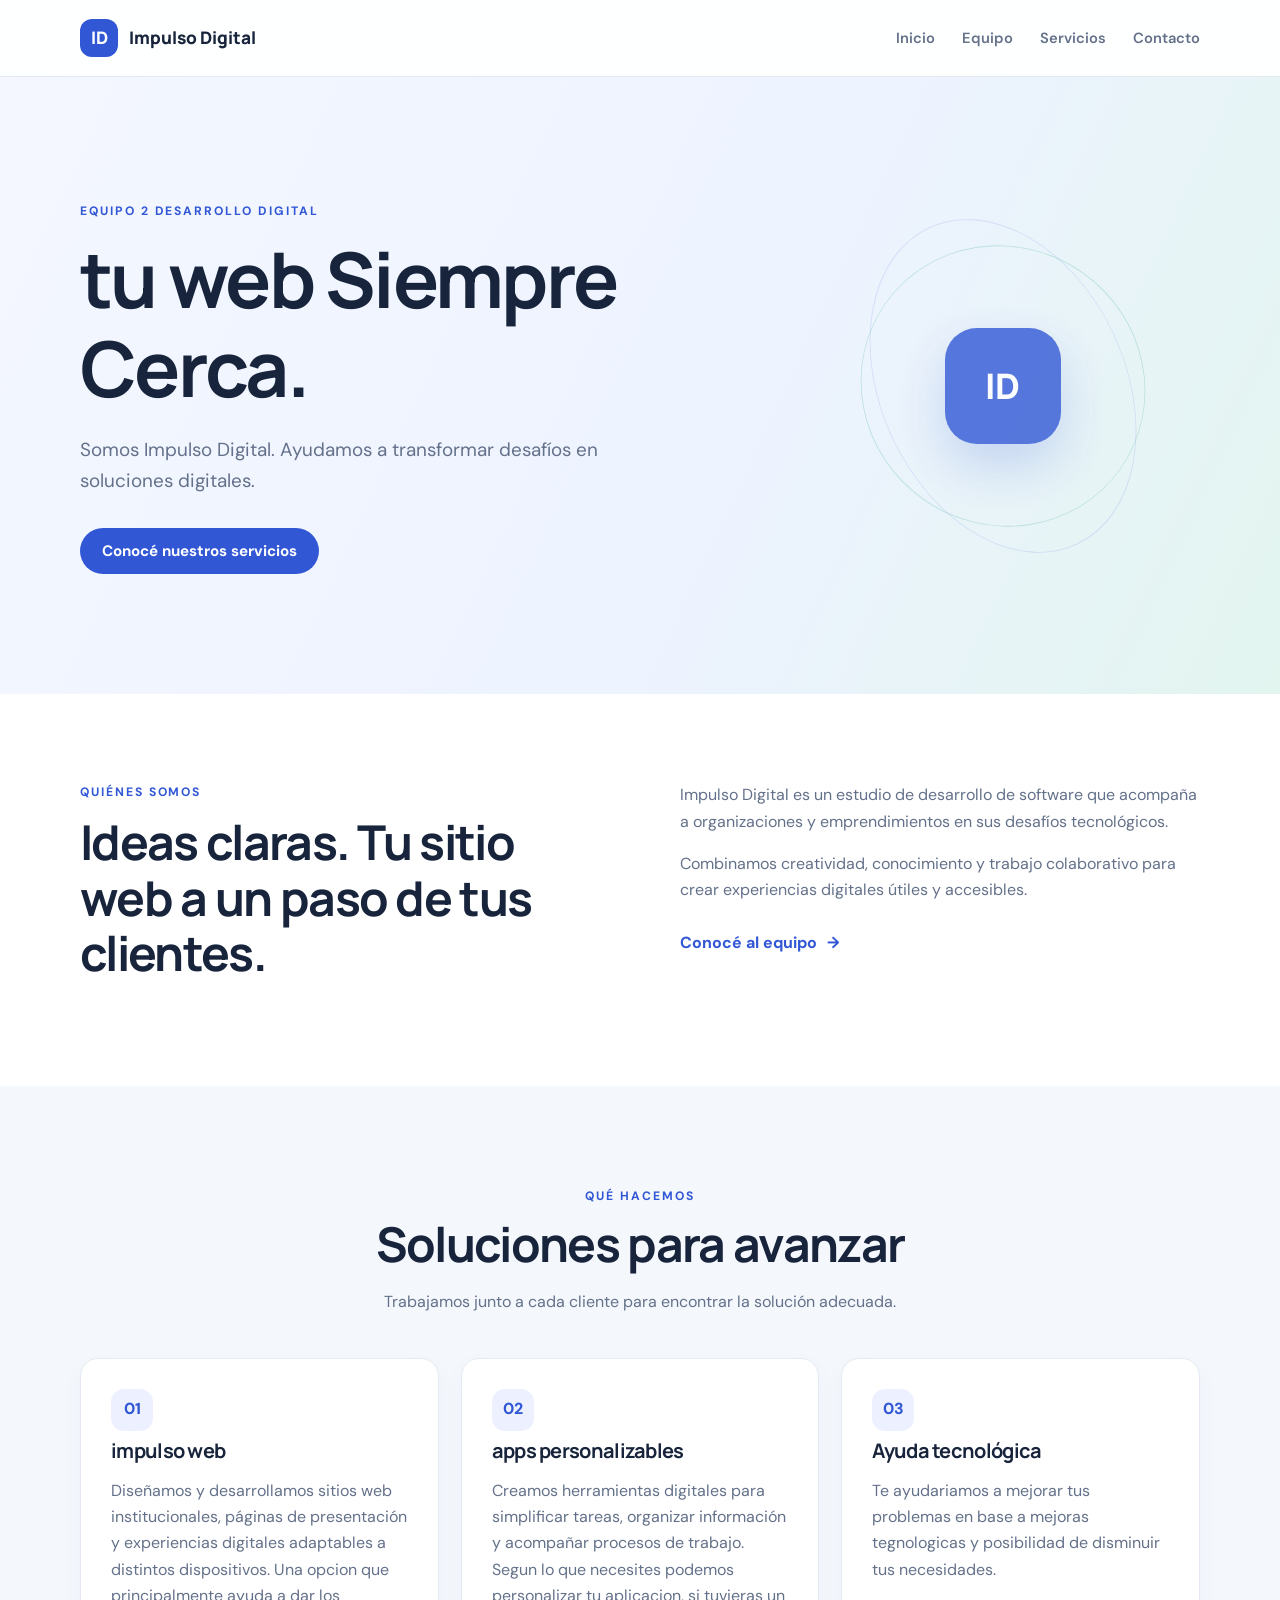
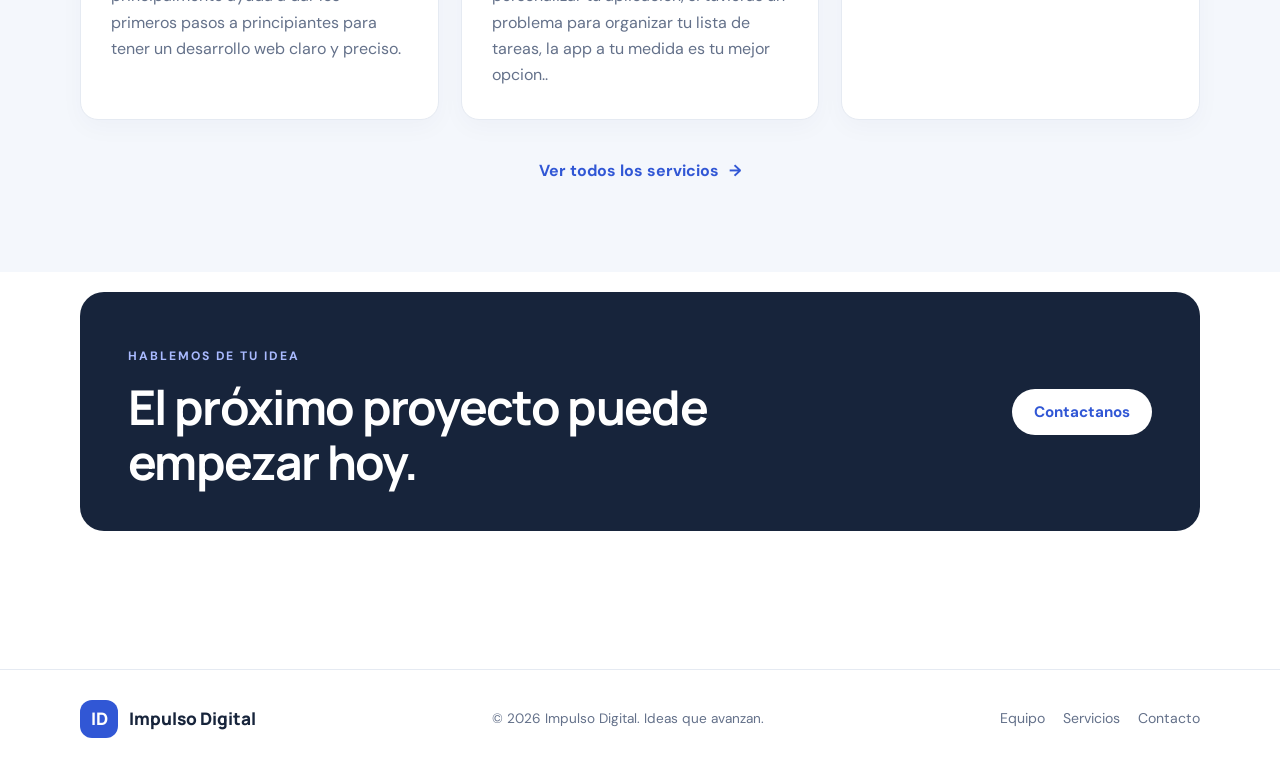
<file: index.html>
<!DOCTYPE html>
<html lang="es">
<head>
  <meta charset="UTF-8">
  <meta name="viewport" content="width=device-width, initial-scale=1.0">
  <meta name="description" content="Impulso Digital: tecnología que impulsa ideas.">
  <title>Impulso Digital | Inicio</title>
  <link rel="stylesheet" href="css/style.css">
</head>
<body>
  <div id="navbar-container"></div>

  <main>
    <section class="hero">
      <div class="container hero-content">
        <p class="eyebrow">EQUIPO 2 DESARROLLO DIGITAL</p>
        <h1>tu web Siempre Cerca.</h1>
        <p class="hero-copy">
          Somos Impulso Digital. Ayudamos a transformar desafíos en soluciones digitales.
        </p>
        <a class="button button-primary" href="servicios.html">Conocé nuestros servicios</a>
      </div>

      <div class="hero-decoration" aria-hidden="true">
        <div class="orbit orbit-one"></div>
        <div class="orbit orbit-two"></div>
        <div class="orbit-center">ID</div>
      </div>
    </section>

    <section class="section intro-section">
      <div class="container two-column">
        <div>
          <p class="eyebrow">QUIÉNES SOMOS</p>
          <h2>Ideas claras. Tu sitio web a un paso de tus clientes.</h2>
        </div>

        <div>
          <p>
            Impulso Digital es un estudio de desarrollo de software que acompaña a organizaciones y
            emprendimientos en sus desafíos tecnológicos.
          </p>
          <p>
            Combinamos creatividad, conocimiento y trabajo colaborativo para crear experiencias
            digitales útiles y accesibles.
          </p>
          <a class="text-link" href="equipo.html">
            Conocé al equipo <span aria-hidden="true">→</span>
          </a>
        </div>
      </div>
    </section>

    <section class="section soft-section">
      <div class="container">
        <div class="section-heading">
          <p class="eyebrow">QUÉ HACEMOS</p>
          <h2>Soluciones para avanzar</h2>
          <p>Trabajamos junto a cada cliente para encontrar la solución adecuada.</p>
        </div>

        <div class="card-grid three-cards">
          <article class="info-card">
            <span class="card-icon">01</span>
            <h3>impulso web</h3>
            <p>Diseñamos y desarrollamos sitios web institucionales, páginas de presentación y experiencias digitales adaptables a distintos dispositivos. Una opcion que principalmente ayuda a dar los primeros pasos a principiantes para tener un desarrollo web claro y preciso. </p>
          </article>
          <article class="info-card">
            <span class="card-icon">02</span>
            <h3>apps personalizables</h3>
            <p>Creamos herramientas digitales para simplificar tareas, organizar información y acompañar procesos de trabajo. Segun lo que necesites podemos personalizar tu aplicacion, si tuvieras un problema para organizar tu lista de tareas, la app a tu medida es tu mejor opcion..</p>
          </article>
          <article class="info-card">
            <span class="card-icon">03</span>
            <h3>Ayuda tecnológica</h3>
            <p>Te ayudariamos a mejorar tus problemas en base a mejoras tegnologicas y posibilidad de disminuir tus necesidades.</p>
          </article>
        </div>

        <div class="center-action">
          <a class="text-link" href="servicios.html">
            Ver todos los servicios <span aria-hidden="true">→</span>
          </a>
        </div>
      </div>
    </section>

    <section class="section cta-section">
      <div class="container cta-panel">
        <div>
          <p class="eyebrow">HABLEMOS DE TU IDEA</p>
          <h2>El próximo proyecto puede empezar hoy.</h2>
        </div>
        <a class="button button-light" href="contacto.html">Contactanos</a>
      </div>
    </section>
  </main>

  <footer id="footer-container"></footer>
  <script src="js/navbar.js"></script>
  <script src="js/main.js"></script>
</body>
</html>
</file>
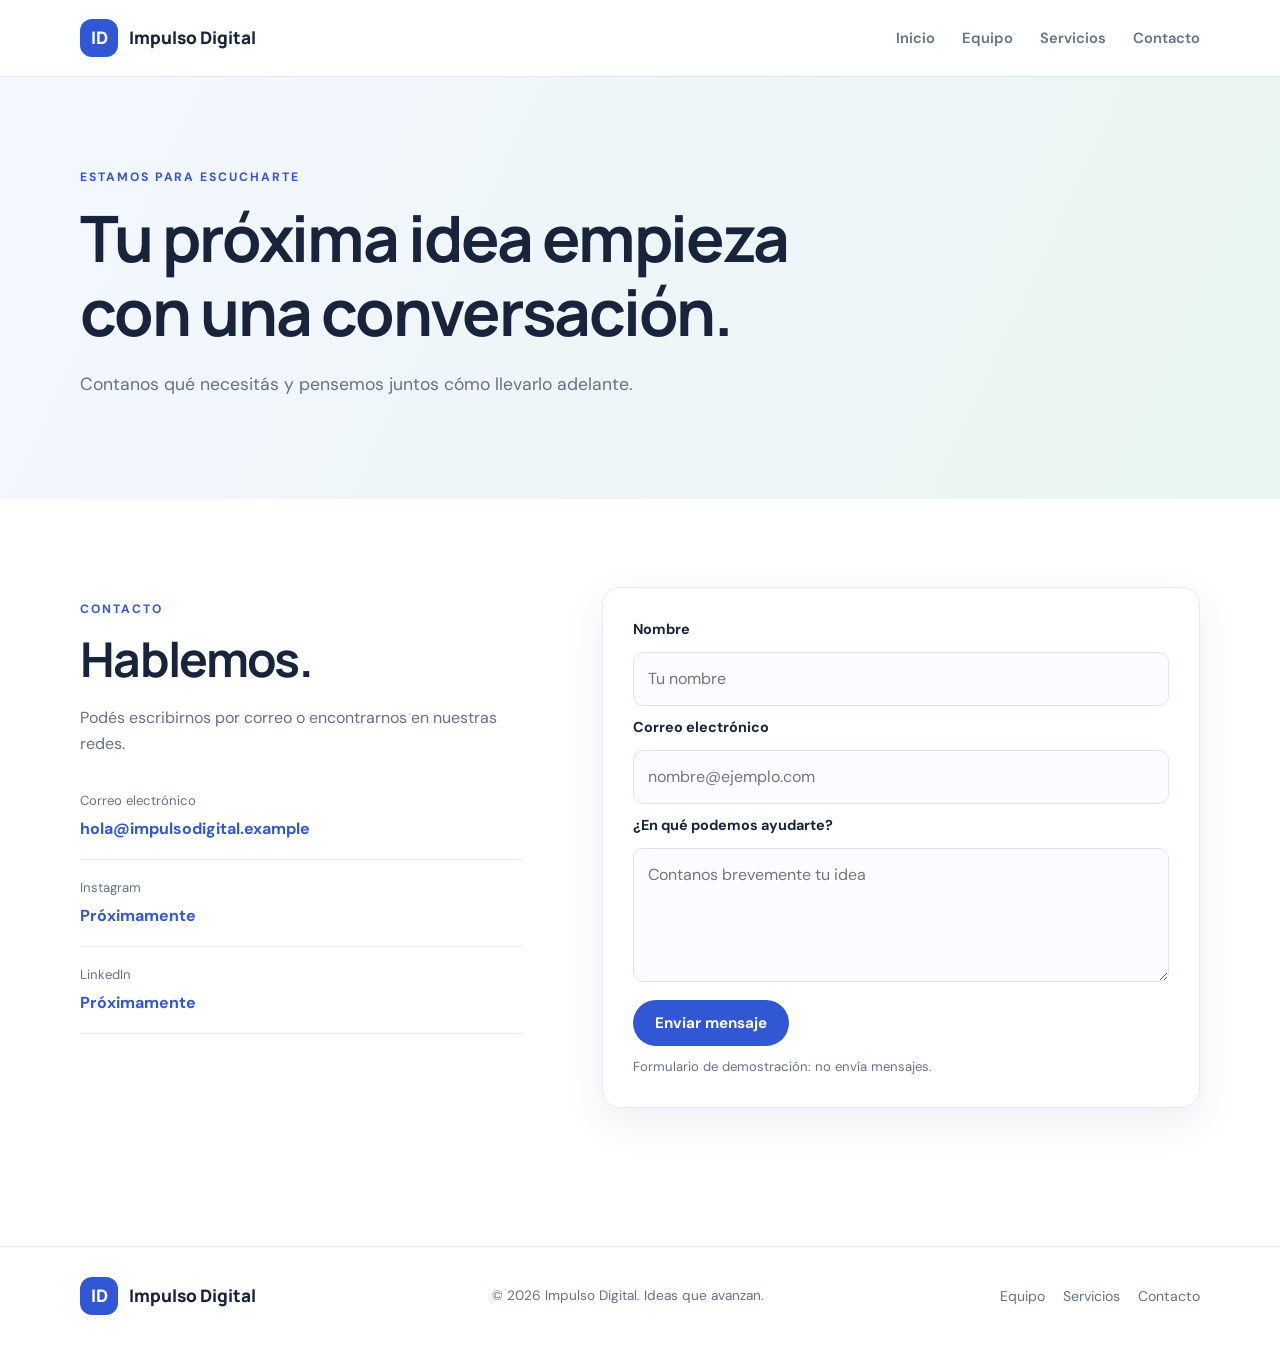
<file: contacto.html>
<!DOCTYPE html>
<html lang="es">
<head>
  <meta charset="UTF-8">
  <meta name="viewport" content="width=device-width, initial-scale=1.0">
  <title>Impulso Digital | Contacto</title>
  <link rel="stylesheet" href="css/style.css">
</head>
<body>
  <div id="navbar-container"></div>

  <main>
    <section class="page-hero">
      <div class="container">
        <p class="eyebrow">ESTAMOS PARA ESCUCHARTE</p>
        <h1>Tu próxima idea empieza con una conversación.</h1>
        <p>Contanos qué necesitás y pensemos juntos cómo llevarlo adelante.</p>
      </div>
    </section>

    <section class="section">
      <div class="container contact-layout">
        <div class="contact-details">
          <p class="eyebrow">CONTACTO</p>
          <h2>Hablemos.</h2>
          <p>Podés escribirnos por correo o encontrarnos en nuestras redes.</p>

          <div class="contact-item">
            <span class="contact-label">Correo electrónico</span>
            <a href="https://mail.google.com/mail/u/0/#inbox">hola@impulsodigital.example</a>
          </div>
          <div class="contact-item">
            <span class="contact-label">Instagram</span>
            <a href="https://www.instagram.com/impulsodigital_g2/s" target="_blank" rel="noopener">Próximamente</a>
          </div>
          <div class="contact-item">
            <span class="contact-label">LinkedIn</span>
            <a href="#" target="_blank" rel="noopener">Próximamente</a>
          </div>
        </div>

        <form class="contact-form" id="contact-form">
          <label for="name">Nombre</label>
          <input id="name" name="name" type="text" placeholder="Tu nombre" required>

          <label for="email">Correo electrónico</label>
          <input id="email" name="email" type="email" placeholder="nombre@ejemplo.com" required>

          <label for="message">¿En qué podemos ayudarte?</label>
          <textarea id="message" name="message" rows="4" placeholder="Contanos brevemente tu idea" required></textarea>

          <button class="button button-primary" type="submit">Enviar mensaje</button>
          <p class="form-feedback" id="form-feedback" aria-live="polite">Formulario de demostración: no envía mensajes.</p>
        </form>
      </div>
    </section>
  </main>

  <footer id="footer-container"></footer>
  <script src="js/navbar.js"></script>
  <script src="js/main.js"></script>
</body>
</html>
</file>
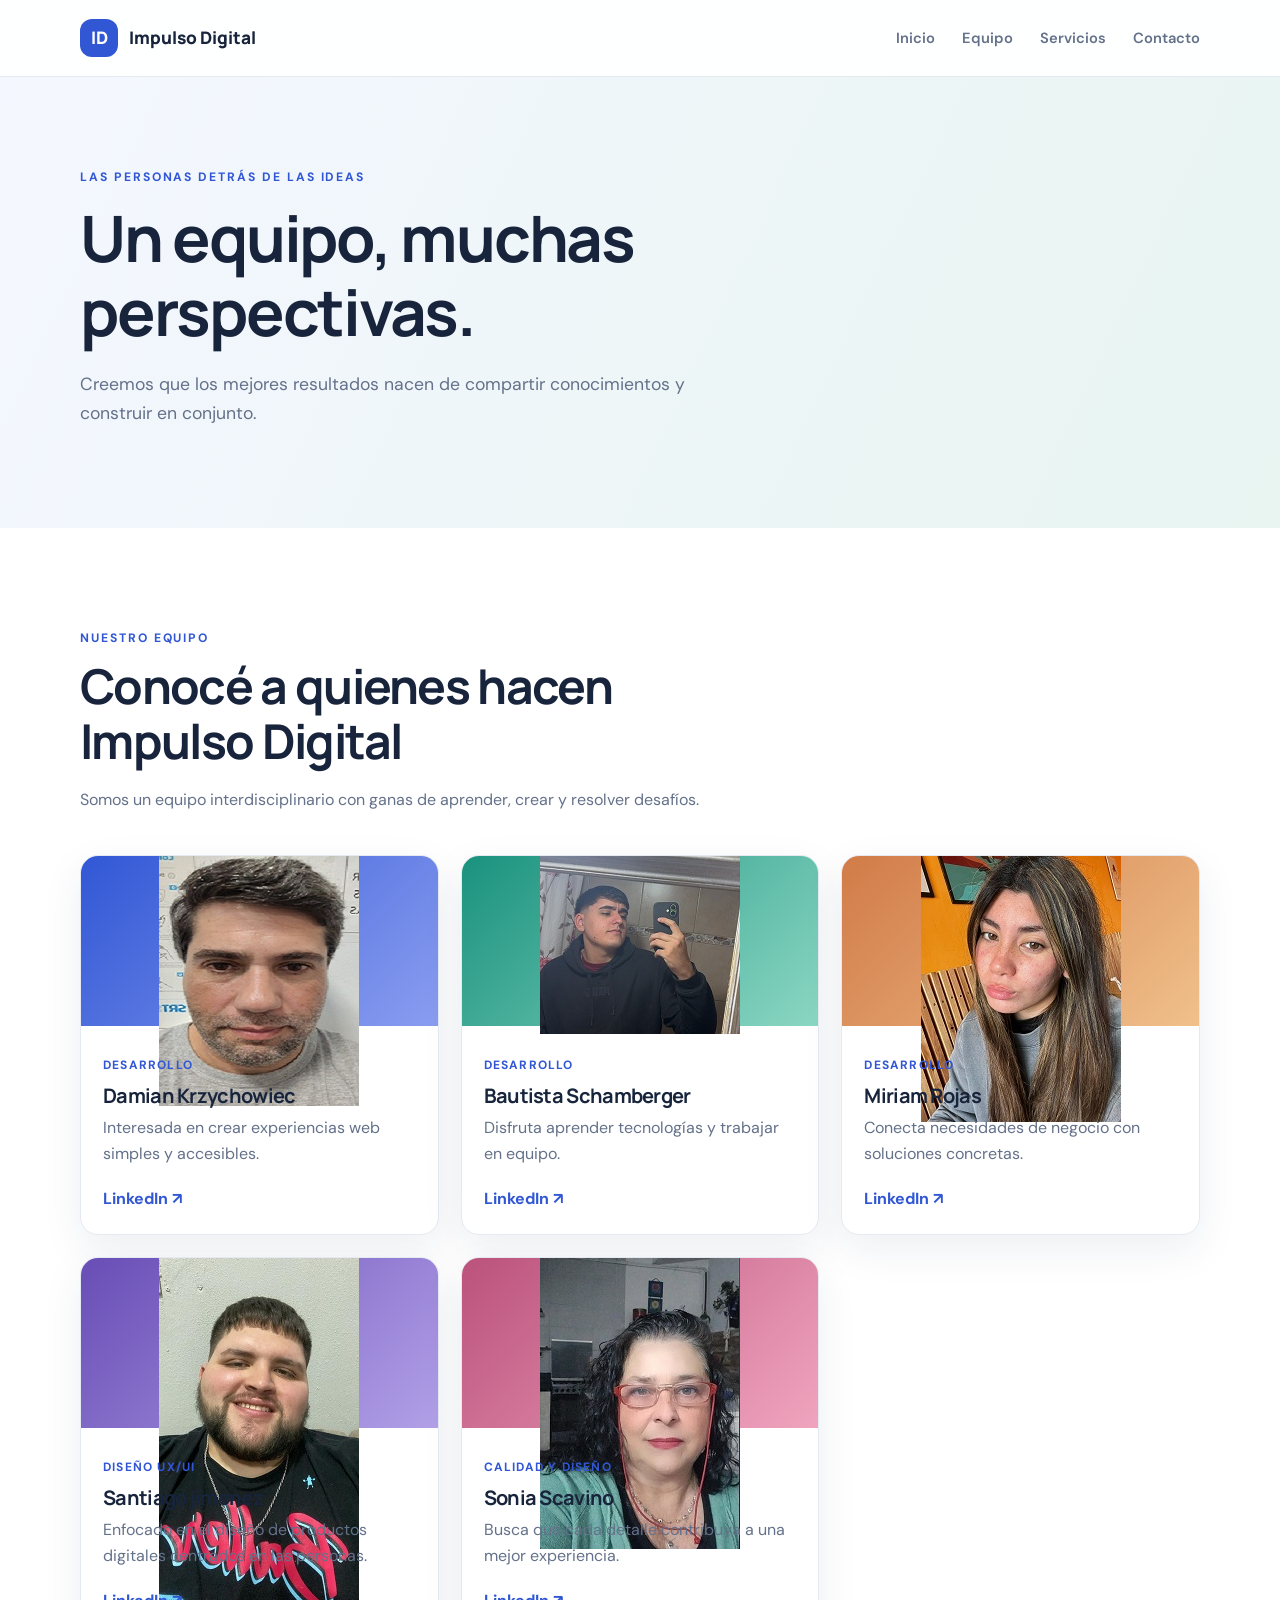
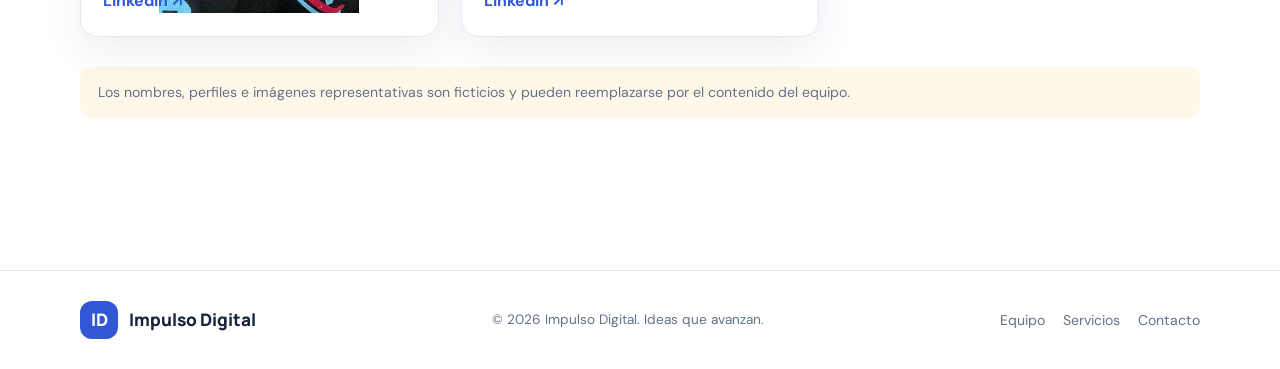
<file: equipo.html>
<!DOCTYPE html>
<html lang="es">
<head>
  <meta charset="UTF-8">
  <meta name="viewport" content="width=device-width, initial-scale=1.0">
  <title>Impulso Digital | Nuestro equipo</title>
  <link rel="stylesheet" href="css/style.css">
</head>
<body>
  <div id="navbar-container"></div>

  <main>
    <section class="page-hero">
      <div class="container">
        <p class="eyebrow">LAS PERSONAS DETRÁS DE LAS IDEAS</p>
        <h1>Un equipo, muchas perspectivas.</h1>
        <p>
          Creemos que los mejores resultados nacen de compartir conocimientos y construir en
          conjunto.
        </p>
      </div>
    </section>

    <section class="section">
      <div class="container">
        <div class="section-heading align-left">
          <p class="eyebrow">NUESTRO EQUIPO</p>
          <h2>Conocé a quienes hacen Impulso Digital</h2>
          <p>Somos un equipo interdisciplinario con ganas de aprender, crear y resolver desafíos.</p>
        </div>

        <div class="team-grid">
          <article class="team-card">
            <div class="avatar avatar-a"> 
              <img src="assets/images/damian.jpeg" alt=" foto damian">
            </div>
            <div class="team-card-body">
              <p class="team-role">Desarrollo</p>
              <h3>Damian Krzychowiec</h3>
              <p>Interesada en crear experiencias web simples y accesibles.</p>
              <a class="text-link" href="#" aria-label="LinkedIn de Martin Ríos">LinkedIn ↗</a>
            </div>
          </article>

          <article class="team-card">
            <div class="avatar avatar-b">
                <img src="assets/images/bauti.jpeg" alt=" foto bauti">
            </div>
            <div class="team-card-body">
              
              <p class="team-role">Desarrollo</p>
              <h3>Bautista Schamberger</h3>
              <p>Disfruta aprender tecnologías y trabajar en equipo.</p>
              <a class="text-link" href="https://www.linkedin.com/in/bautista-schamberger-367316238/" aria-label="LinkedIn de Bautista Schamberger">LinkedIn ↗</a>

            </div>
          </article>

          <article class="team-card">
            <div class="avatar avatar-c">
              <img src="assets/images/mery.jpg" alt=" foto mery">
            </div>
            <div class="team-card-body">
              <p class="team-role">Desarrollo</p>
              <h3>Miriam Rojas</h3>
              <p>Conecta necesidades de negocio con soluciones concretas.</p>
              <a class="text-link" href="#" aria-label="LinkedIn de Lucía Pérez">LinkedIn ↗</a>
            </div>
          </article>

          <article class="team-card">
            <div class="avatar avatar-d">
              <img src="assets/images/santi.jpg" alt=" foto santi">
            </div>
            <div class="team-card-body">
              <p class="team-role"> Diseño UX/UI</p>
              <h3>Santiago jimenez</h3>
              <p>Enfocado en el diseño de productos digitales centrados en las personas.</p>
              <a class="text-link" href="https://www.linkedin.com/in/jimenez-santiago/" aria-label="LinkedIn de santiago jimenez">LinkedIn ↗</a>
            </div>
          </article>

          <article class="team-card">
            <div class="avatar avatar-e">
               <img src="assets/images/sonia.jpeg" alt=" foto sonia">
            </div>
            <div class="team-card-body">
              <p class="team-role">Calidad y Diseño</p>
              <h3>Sonia Scavino </h3>
              <p>Busca que cada detalle contribuya a una mejor experiencia.</p>
              <a class="text-link" href="https://www.linkedin.com/in/sonia-patricia-scavino-29854254/" aria-label="LinkedIn de sonia Scavino">LinkedIn ↗</a>
            </div>
          </article>
        </div>

        <p class="notice">
          Los nombres, perfiles e imágenes representativas son ficticios y pueden reemplazarse por
          el contenido del equipo.
        </p>
      </div>
    </section>
  </main>

  <footer id="footer-container"></footer>
  <script src="js/navbar.js"></script>
  <script src="js/main.js"></script>
</body>
</html>
</file>
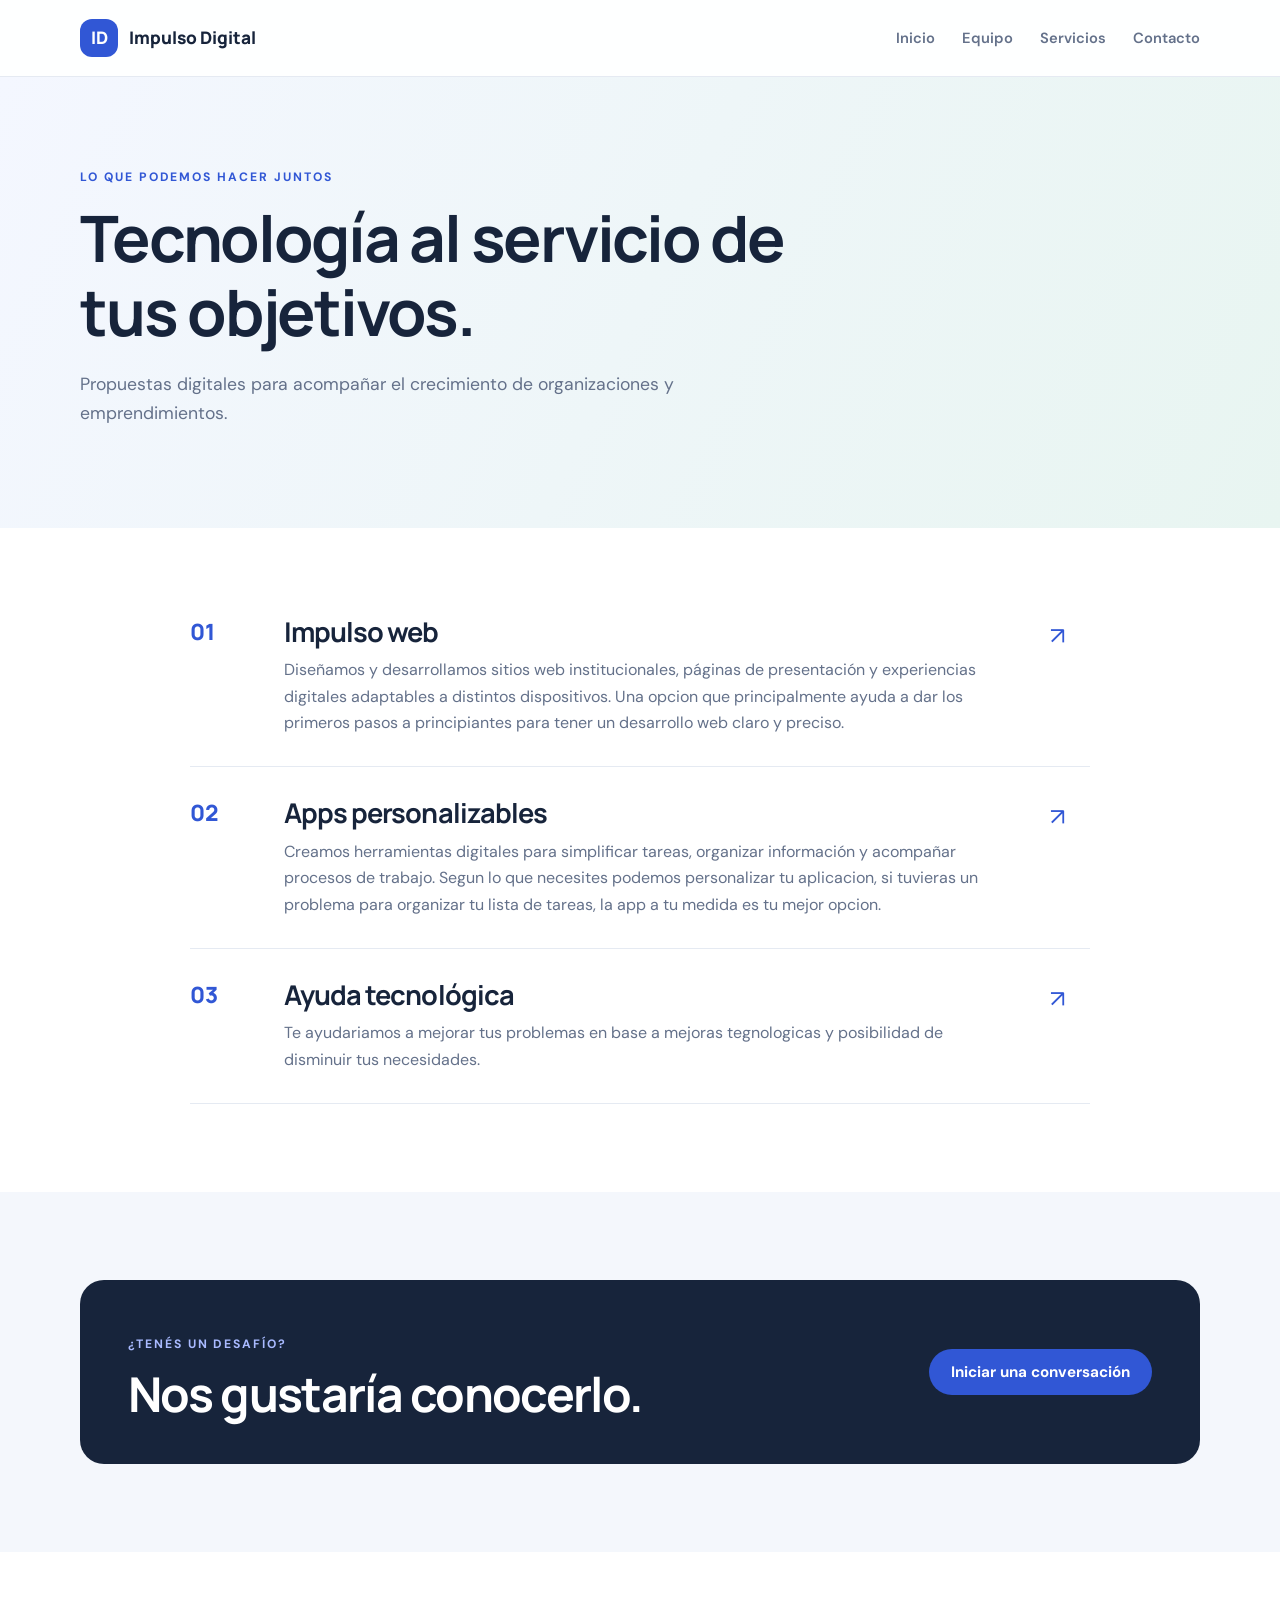
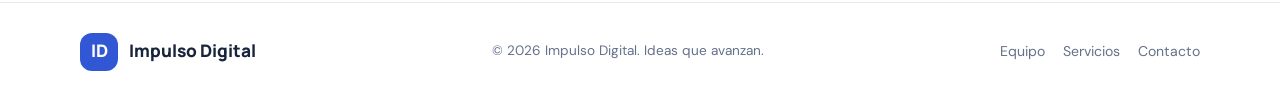
<file: servicios.html>
<!DOCTYPE html>
<html lang="es">
<head>
  <meta charset="UTF-8">
  <meta name="viewport" content="width=device-width, initial-scale=1.0">
  <title>Impulso Digital | Servicios</title>
  <link rel="stylesheet" href="css/style.css">
</head>
<body>
  <div id="navbar-container"></div>

  <main>
    <section class="page-hero">
      <div class="container">
        <p class="eyebrow">LO QUE PODEMOS HACER JUNTOS</p>
        <h1>Tecnología al servicio de tus objetivos.</h1>
        <p>
          Propuestas digitales para acompañar el crecimiento de organizaciones y emprendimientos.
        </p>
      </div>
    </section>

    <section class="section">
      <div class="container service-list">
        <article class="service-row">
          <span class="service-number">01</span>
          <div>
            <h2>Impulso web </h2>
            <p>
              Diseñamos y desarrollamos sitios web institucionales, páginas de presentación y
              experiencias digitales adaptables a distintos dispositivos. Una opcion que principalmente ayuda a dar los primeros pasos a principiantes para tener un desarrollo web claro y preciso.
            </p>
          </div>
          <span class="service-arrow">↗</span>
        </article>

        <article class="service-row">
          <span class="service-number">02</span>
          <div>
            <h2>Apps personalizables</h2>
            <p>
              Creamos herramientas digitales para simplificar tareas, organizar información y
              acompañar procesos de trabajo. Segun lo que necesites podemos personalizar tu aplicacion, si tuvieras un problema para organizar tu lista de tareas, la app a tu medida es tu mejor opcion.
            </p>
          </div>
          <span class="service-arrow">↗</span>
        </article>

        <article class="service-row">
          <span class="service-number">03</span>
          <div>
            <h2>Ayuda tecnológica</h2>
            <p>
              Te ayudariamos a mejorar tus problemas en base a mejoras tegnologicas y posibilidad de disminuir tus necesidades.
            </p>
          </div>
          <span class="service-arrow">↗</span>
        </article>
      </div>
    </section>

    <section class="section soft-section">
      <div class="container cta-panel">
        <div>
          <p class="eyebrow">¿TENÉS UN DESAFÍO?</p>
          <h2>Nos gustaría conocerlo.</h2>
        </div>
        <a class="button button-primary" href="contacto.html">Iniciar una conversación</a>
      </div>
    </section>
  </main>

  <footer id="footer-container"></footer>
  <script src="js/navbar.js"></script>
  <script src="js/main.js"></script>
</body>
</html>
</file>
<file: css/style.css>
@import url('https://fonts.googleapis.com/css2?family=DM+Sans:wght@400;500;600;700&family=Manrope:wght@400;500;600;700;800&display=swap');

:root {
  --ink: #17243b;
  --muted: #64718a;
  --blue: #3157d5;
  --blue-dark: #203da5;
  --mint: #dff5ed;
  --paper: #ffffff;
  --soft: #f4f7fc;
  --line: #e5eaf2;
  --radius: 18px;
  --shadow: 0 14px 40px rgba(25, 45, 85, .08);
}

* {
  box-sizing: border-box;
}

html {
  scroll-behavior: smooth;
}

body {
  margin: 0;
  color: var(--ink);
  background: var(--paper);
  font-family: 'DM Sans', Arial, sans-serif;
  line-height: 1.65;
}

h1,
h2,
h3 {
  font-family: 'Manrope', Arial, sans-serif;
  line-height: 1.15;
  letter-spacing: -.035em;
}

h1 {
  max-width: 760px;
  margin: 14px 0 22px;
  font-size: clamp(2.7rem, 6vw, 5rem);
}

h2 {
  margin: 10px 0 18px;
  font-size: clamp(2rem, 4vw, 3rem);
}

h3 {
  margin: 8px 0;
  font-size: 1.25rem;
}

p {
  color: var(--muted);
}

a {
  color: inherit;
  text-decoration: none;
}

.container {
  width: min(1120px, calc(100% - 48px));
  margin: 0 auto;
}

.eyebrow {
  color: var(--blue);
  font-size: .76rem;
  font-weight: 700;
  letter-spacing: .16em;
}

.site-header {
  position: sticky;
  top: 0;
  z-index: 20;
  border-bottom: 1px solid var(--line);
  background: rgba(254, 255, 255, .94);
  backdrop-filter: blur(12px);
}

.nav-inner {
  display: flex;
  min-height: 76px;
  align-items: center;
  justify-content: space-between;
  gap: 24px;
}

.brand {
  display: flex;
  align-items: center;
  gap: 11px;
  font-family: 'Manrope', sans-serif;
  font-size: 1.08rem;
  font-weight: 800;
}

.brand-mark {
  display: grid;
  width: 38px;
  height: 38px;
  place-items: center;
  border-radius: 12px;
  color: white;
  background: var(--blue);
  font-weight: 800;
}

.nav-links {
  display: flex;
  align-items: center;
  gap: 27px;
}

.nav-links a {
  color: var(--muted);
  font-size: .92rem;
  font-weight: 600;
}

.nav-links a:hover,
.nav-links a.active {
  color: var(--blue);
}

.menu-toggle {
  display: none;
  padding: 8px 12px;
  border: 1px solid var(--line);
  border-radius: 10px;
  color: var(--ink);
  background: white;
  font-size: 1.2rem;
  cursor: pointer;
}

.hero {
  position: relative;
  overflow: hidden;
  padding: 112px 0 120px;
  background: linear-gradient(115deg, #f4f7ff 0%, #edf3ff 58%, #e2f5ef 100%);
}

.hero-content {
  position: relative;
  z-index: 2;
}

.hero-copy {
  max-width: 560px;
  margin: 0 0 32px;
  font-size: 1.18rem;
}

.hero-decoration {
  position: absolute;
  top: 50%;
  right: 8%;
  width: 350px;
  height: 350px;
  transform: translateY(-50%);
  opacity: .8;
}

.orbit {
  position: absolute;
  inset: 0;
  border: 1px solid rgba(49, 87, 213, .18);
  border-radius: 50%;
  transform: rotate(-25deg) scaleX(.7);
}

.orbit-two {
  inset: 36px -25px;
  border-color: rgba(33, 160, 125, .28);
  transform: rotate(35deg) scaleX(.72);
}

.orbit-center {
  position: absolute;
  top: 50%;
  left: 50%;
  display: grid;
  width: 116px;
  height: 116px;
  place-items: center;
  transform: translate(-50%, -50%);
  border-radius: 32px;
  color: white;
  background: var(--blue);
  box-shadow: 0 22px 50px rgba(49, 87, 213, .25);
  font: 800 2.2rem 'Manrope';
}

.button {
  display: inline-flex;
  align-items: center;
  justify-content: center;
  padding: 13px 22px;
  border: 0;
  border-radius: 999px;
  font: 700 .95rem 'DM Sans';
  cursor: pointer;
  transition: transform .2s, background .2s;
}

.button:hover {
  transform: translateY(-2px);
}

.button-primary {
  color: white;
  background: var(--blue);
}

.button-primary:hover {
  background: var(--blue-dark);
}

.button-light {
  color: var(--blue);
  background: white;
}

.section {
  padding: 88px 0;
}

.soft-section {
  background: var(--soft);
}

.two-column {
  display: grid;
  grid-template-columns: 1fr 1fr;
  align-items: start;
  gap: 80px;
}

.two-column p:first-child {
  margin-top: 0;
}

.text-link {
  display: inline-flex;
  align-items: center;
  gap: 10px;
  margin-top: 10px;
  color: var(--blue);
  font-weight: 700;
}

.section-heading {
  max-width: 680px;
  margin: 0 auto 42px;
  text-align: center;
}

.section-heading p {
  margin-bottom: 0;
}

.section-heading.align-left {
  margin-left: 0;
  text-align: left;
}

.card-grid {
  display: grid;
  gap: 22px;
}

.three-cards {
  grid-template-columns: repeat(3, 1fr);
}

.info-card {
  padding: 30px;
  border: 1px solid var(--line);
  border-radius: var(--radius);
  background: white;
  box-shadow: 0 8px 25px rgba(25, 45, 85, .03);
}

.info-card p {
  margin-bottom: 0;
}

.card-icon {
  display: inline-grid;
  width: 42px;
  height: 42px;
  place-items: center;
  border-radius: 13px;
  color: var(--blue);
  background: #edf1ff;
  font-weight: 800;
}

.center-action {
  margin-top: 28px;
  text-align: center;
}

.cta-section {
  padding-top: 20px;
}

.cta-panel {
  display: flex;
  align-items: center;
  justify-content: space-between;
  gap: 30px;
  padding: 42px 48px;
  border-radius: 24px;
  background: var(--ink);
}

.cta-panel h2 {
  max-width: 650px;
  margin-bottom: 0;
  color: white;
}

.cta-panel .eyebrow {
  color: #a9baff;
}

.page-hero {
  padding: 78px 0 82px;
  background: linear-gradient(115deg, #f4f7ff, #e8f5f1);
}

.page-hero h1 {
  max-width: 800px;
  font-size: clamp(2.5rem, 5vw, 4.2rem);
}

.page-hero p:last-child {
  max-width: 650px;
  font-size: 1.1rem;
}

.team-grid {
  display: grid;
  grid-template-columns: repeat(3, 1fr);
  gap: 22px;
}

.team-card {
  overflow: hidden;
  border: 1px solid var(--line);
  border-radius: var(--radius);
  background: white;
  box-shadow: var(--shadow);
}

.avatar {
  display: grid;
  height: 170px;
  place-items: center;
  color: white;
  font: 800 2.7rem 'Manrope';
  letter-spacing: -.06em;
  
}

.avatar-a {
  background: linear-gradient(135deg, #3157d5, #8a9df0);
}

.avatar-b {
  background: linear-gradient(135deg, #1a927e, #8bd7c3);
}

.avatar-c {
  background: linear-gradient(135deg, #d17b48, #f0c08b);
}

.avatar-d {
  background: linear-gradient(135deg, #684db5, #b2a0e8);
}

.avatar-e {
  background: linear-gradient(135deg, #bb527c, #f0a4be);
}

.team-card-body {
  padding: 22px;
}

.team-card-body p {
  margin: 8px 0;
}

.team-role {
  color: var(--blue);
  font-size: .75rem;
  font-weight: 700;
  text-transform: uppercase;
  letter-spacing: .1em;
}

.notice {
  margin-top: 30px;
  padding: 14px 18px;
  border-radius: 12px;
  background: #fff8e8;
  font-size: .88rem;
}

.service-list {
  max-width: 900px;
}

.service-row {
  display: grid;
  grid-template-columns: 70px 1fr 40px;
  align-items: start;
  gap: 24px;
  padding: 30px 0;
  border-bottom: 1px solid var(--line);
}

.service-row:first-child {
  padding-top: 0;
}

.service-number {
  color: var(--blue);
  font: 800 1.4rem 'Manrope';
}

.service-row h2 {
  margin: 0 0 10px;
  font-size: 1.7rem;
}

.service-row p {
  max-width: 700px;
  margin: 0;
}

.service-arrow {
  color: var(--blue);
  font-size: 1.5rem;
}

.contact-layout {
  display: grid;
  grid-template-columns: .85fr 1.15fr;
  gap: 80px;
}

.contact-details h2 {
  font-size: 3rem;
}

.contact-item {
  padding: 17px 0;
  border-bottom: 1px solid var(--line);
}

.contact-label {
  display: block;
  margin-bottom: 4px;
  color: var(--muted);
  font-size: .82rem;
}

.contact-item a {
  color: var(--blue);
  font-weight: 700;
}

.contact-form {
  display: grid;
  gap: 10px;
  padding: 30px;
  border: 1px solid var(--line);
  border-radius: var(--radius);
  box-shadow: var(--shadow);
}

.contact-form label {
  font-size: .9rem;
  font-weight: 700;
}

.contact-form input,
.contact-form textarea {
  width: 100%;
  padding: 13px 14px;
  border: 1px solid #dce3ef;
  border-radius: 10px;
  color: var(--ink);
  background: #fbfcff;
  font: inherit;
}

.contact-form input:focus,
.contact-form textarea:focus {
  outline: 2px solid #cbd6ff;
  border-color: var(--blue);
}

.contact-form .button {
  justify-self: start;
  margin-top: 8px;
}

.form-feedback {
  margin: 0;
  font-size: .82rem;
}

.site-footer {
  margin-top: 50px;
  padding: 30px 0;
  border-top: 1px solid var(--line);
}

.footer-inner {
  display: flex;
  align-items: center;
  justify-content: space-between;
  gap: 20px;
}

.footer-inner p {
  margin: 0;
  font-size: .85rem;
}

.footer-links {
  display: flex;
  gap: 18px;
  color: var(--muted);
  font-size: .88rem;
}

@media (max-width: 850px) {
  .hero-decoration {
    right: -120px;
    opacity: .25;
  }

  .two-column,
  .contact-layout {
    grid-template-columns: 1fr;
    gap: 28px;
  }

  .team-grid {
    grid-template-columns: repeat(2, 1fr);
  }

  .three-cards {
    grid-template-columns: 1fr;
  }
}

@media (max-width: 620px) {
  .container {
    width: min(100% - 32px, 1120px);
  }

  .hero {
    padding: 78px 0 84px;
  }

  .hero-decoration {
    display: none;
  }

  .section {
    padding: 62px 0;
  }

  .nav-inner {
    min-height: 68px;
  }

  .menu-toggle {
    display: inline-block;
  }

  .nav-links {
    position: absolute;
    top: 68px;
    right: 0;
    left: 0;
    display: none;
    flex-direction: column;
    align-items: flex-start;
    gap: 16px;
    padding: 18px 24px 24px;
    border-bottom: 1px solid var(--line);
    background: white;
  }

  .nav-links.is-open {
    display: flex;
  }

  .team-grid {
    grid-template-columns: 1fr;
  }

  .cta-panel {
    align-items: flex-start;
    flex-direction: column;
    padding: 30px 24px;
  }

  .service-row {
    grid-template-columns: 42px 1fr;
    gap: 14px;
  }

  .service-arrow {
    display: none;
  }

  .contact-form {
    padding: 22px;
  }

  .footer-inner {
    align-items: flex-start;
    flex-direction: column;
  }
}
</file>
